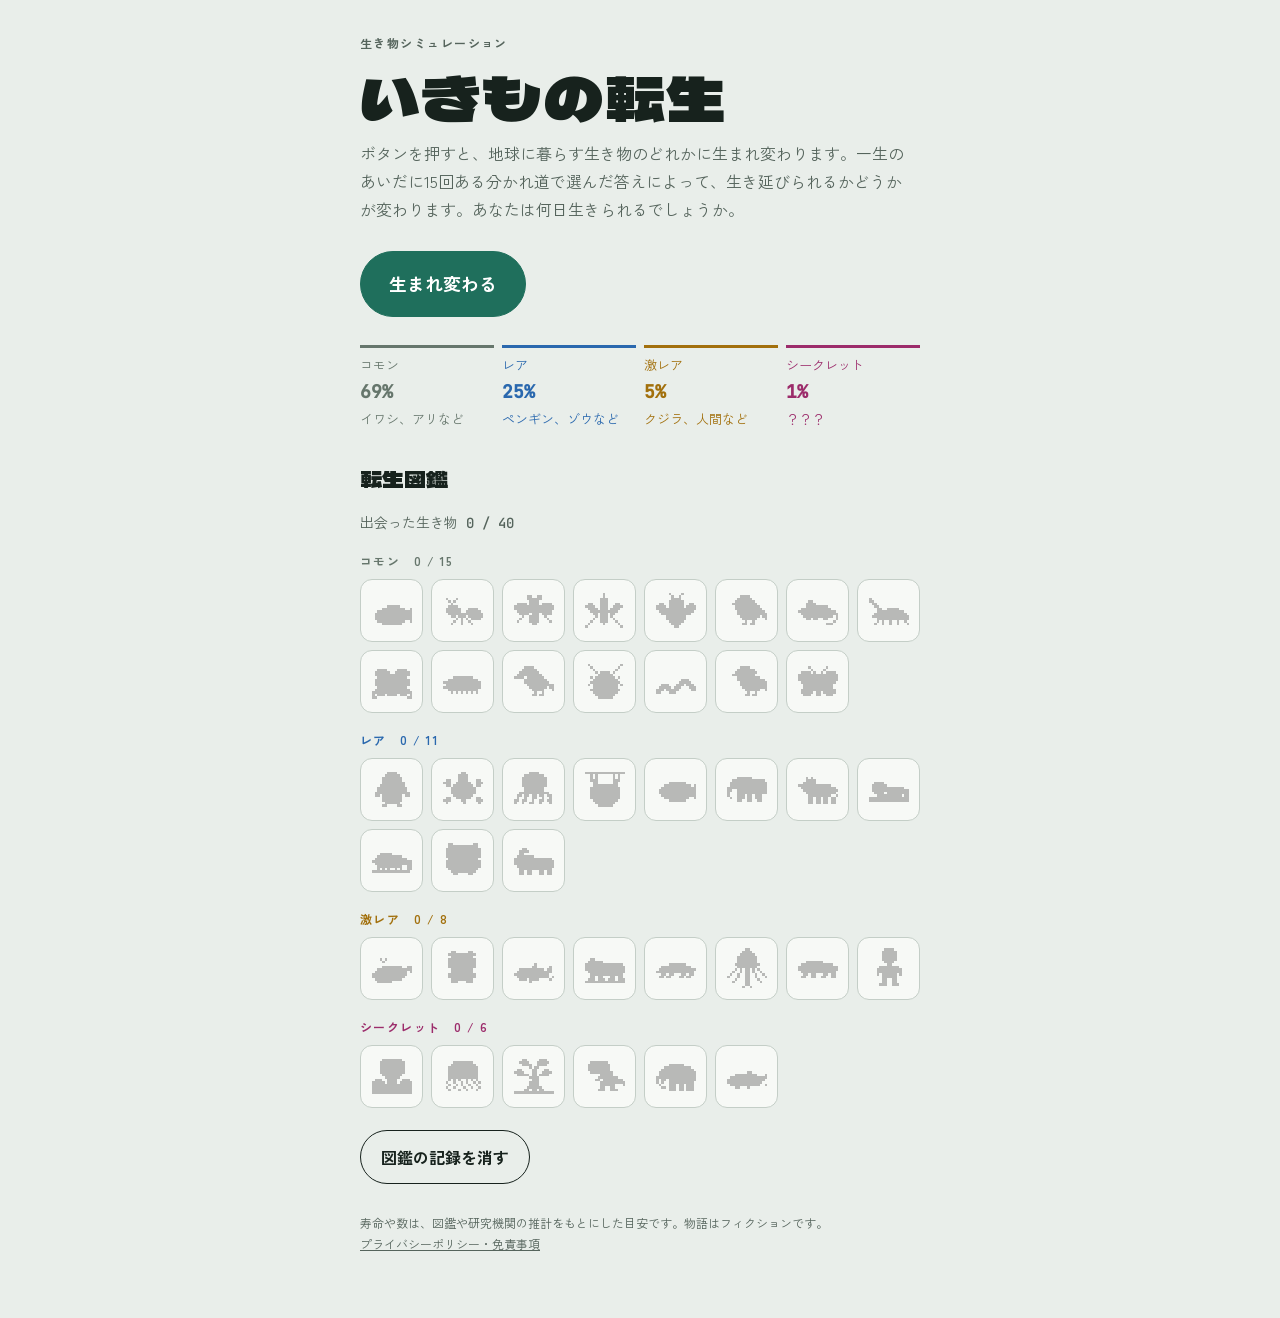
<file: index.html>
<!doctype html>
<html lang="ja">
<head>
<meta charset="utf-8">
<meta name="viewport" content="width=device-width, initial-scale=1, viewport-fit=cover">
<meta http-equiv="Content-Security-Policy" content="default-src 'none'; script-src 'self'; style-src 'self'; font-src 'self'; img-src 'self' data:; base-uri 'none'; form-action 'none'">
<meta name="referrer" content="strict-origin-when-cross-origin">
<title>いきもの転生｜生き物に生まれ変わる人生シミュレーション</title>
<meta name="description" content="ボタンを押すと、イワシやペンギン、恐竜まで40種類の生き物にランダムで生まれ変わり、15の分かれ道を選びながら一生を体験できる無料のシミュレーションゲーム。">
<link rel="canonical" href="https://so1-7ra.github.io/ikimono-tensei/">
<meta property="og:type" content="website">
<meta property="og:site_name" content="いきもの転生">
<meta property="og:title" content="いきもの転生｜生き物に生まれ変わる人生シミュレーション">
<meta property="og:description" content="40種類の生き物にランダムで生まれ変わって、15の分かれ道を生き抜こう。あなたは何日生きられる？">
<meta property="og:url" content="https://so1-7ra.github.io/ikimono-tensei/">
<meta property="og:image" content="https://so1-7ra.github.io/ikimono-tensei/assets/og.png">
<meta property="og:image:width" content="1200">
<meta property="og:image:height" content="630">
<meta property="og:locale" content="ja_JP">
<meta name="twitter:card" content="summary_large_image">
<link rel="stylesheet" href="assets/fonts.css">
<link rel="stylesheet" href="assets/style.css">
</head>
<body>
<main>
  <header>
    <span class="eyebrow">生き物シミュレーション</span>
    <h1>いきもの転生</h1>
    <p class="lead">ボタンを押すと、地球に暮らす生き物のどれかに生まれ変わります。一生のあいだに15回ある分かれ道で選んだ答えによって、生き延びられるかどうかが変わります。あなたは何日生きられるでしょうか。</p>
  </header>

  <div class="row"><button class="primary" id="go" type="button">生まれ変わる</button></div>

  <div class="odds" aria-label="出現率">
    <div class="t-common">コモン<b>69%</b>イワシ、アリなど</div>
    <div class="t-rare">レア<b>25%</b>ペンギン、ゾウなど</div>
    <div class="t-ssr">激レア<b>5%</b>クジラ、人間など</div>
    <div class="t-secret">シークレット<b>1%</b>？？？</div>
  </div>

  <section id="play" hidden>
    <div class="reveal" id="reveal"></div>
    <ol class="log" id="log"></ol>
    <div id="choice"></div>
  </section>

  <section id="result" hidden>
    <h2>この一生の記録</h2>
    <div class="label" id="label"></div>
    <div class="row">
      <a class="btn" id="share" href="#" target="_blank" rel="noopener noreferrer">Xでシェアする</a>
      <button type="button" id="copy">結果をコピー</button>
      <button type="button" id="again">もう一度生まれ変わる</button>
    </div>
    <p class="toast" id="toast" role="status"></p>
    <!-- アフィリエイト枠：本番では生き物ごとに図鑑・チケットなどのリンクを入れる -->
    <aside class="pr" id="pr">
      <span class="tag">PR枠（準備中）</span>
      <strong id="pr-title">この生き物をもっと知る</strong>
      <span>ここに、この生き物の図鑑や、会える水族館・動物園のチケットなどの紹介リンクが入ります。</span>
    </aside>
  </section>

  <section>
    <h2>転生図鑑</h2>
    <p class="zcount" id="zcount"></p>
    <div class="zukan" id="zukan"></div>
    <div class="row"><button type="button" id="reset">図鑑の記録を消す</button></div>
  </section>

  <footer>寿命や数は、図鑑や研究機関の推計をもとにした目安です。物語はフィクションです。<br><a href="privacy.html">プライバシーポリシー・免責事項</a></footer>
</main>

<script src="assets/data.js"></script>
<script src="assets/app.js"></script>
</body>
</html>
</file>
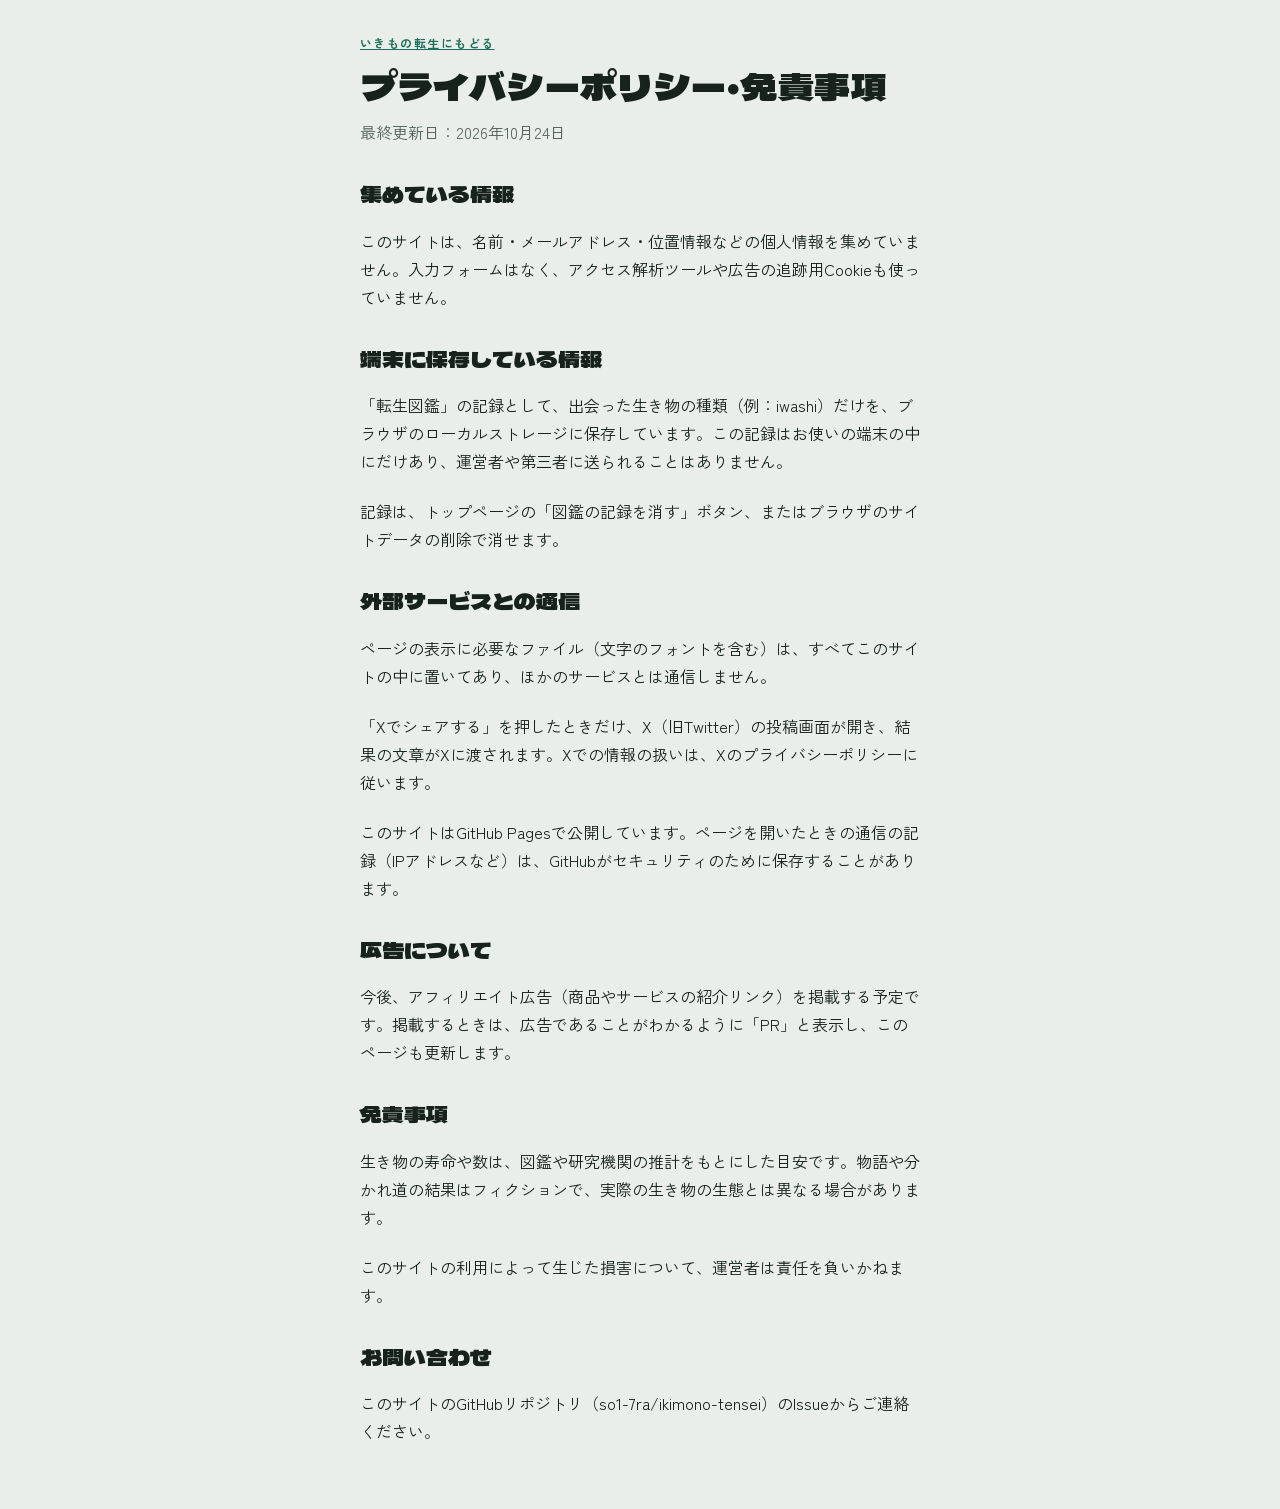
<file: privacy.html>
<!doctype html>
<html lang="ja">
<head>
<meta charset="utf-8">
<meta name="viewport" content="width=device-width, initial-scale=1, viewport-fit=cover">
<meta http-equiv="Content-Security-Policy" content="default-src 'none'; style-src 'self'; font-src 'self'; img-src 'self'; base-uri 'none'; form-action 'none'">
<meta name="referrer" content="strict-origin-when-cross-origin">
<title>プライバシーポリシー・免責事項 | いきもの転生</title>
<link rel="canonical" href="https://so1-7ra.github.io/ikimono-tensei/privacy.html">
<link rel="stylesheet" href="assets/fonts.css">
<link rel="stylesheet" href="assets/style.css">
</head>
<body>
<main class="doc">
  <header>
    <a class="eyebrow" href="./">いきもの転生にもどる</a>
    <h1 class="doc-title">プライバシーポリシー・免責事項</h1>
    <p class="lead">最終更新日：2026年10月24日</p>
  </header>

  <section>
    <h2>集めている情報</h2>
    <p>このサイトは、名前・メールアドレス・位置情報などの個人情報を集めていません。入力フォームはなく、アクセス解析ツールや広告の追跡用Cookieも使っていません。</p>
  </section>

  <section>
    <h2>端末に保存している情報</h2>
    <p>「転生図鑑」の記録として、出会った生き物の種類（例：iwashi）だけを、ブラウザのローカルストレージに保存しています。この記録はお使いの端末の中にだけあり、運営者や第三者に送られることはありません。</p>
    <p>記録は、トップページの「図鑑の記録を消す」ボタン、またはブラウザのサイトデータの削除で消せます。</p>
  </section>

  <section>
    <h2>外部サービスとの通信</h2>
    <p>ページの表示に必要なファイル（文字のフォントを含む）は、すべてこのサイトの中に置いてあり、ほかのサービスとは通信しません。</p>
    <p>「Xでシェアする」を押したときだけ、X（旧Twitter）の投稿画面が開き、結果の文章がXに渡されます。Xでの情報の扱いは、Xのプライバシーポリシーに従います。</p>
    <p>このサイトはGitHub Pagesで公開しています。ページを開いたときの通信の記録（IPアドレスなど）は、GitHubがセキュリティのために保存することがあります。</p>
  </section>

  <section>
    <h2>広告について</h2>
    <p>今後、アフィリエイト広告（商品やサービスの紹介リンク）を掲載する予定です。掲載するときは、広告であることがわかるように「PR」と表示し、このページも更新します。</p>
  </section>

  <section>
    <h2>免責事項</h2>
    <p>生き物の寿命や数は、図鑑や研究機関の推計をもとにした目安です。物語や分かれ道の結果はフィクションで、実際の生き物の生態とは異なる場合があります。</p>
    <p>このサイトの利用によって生じた損害について、運営者は責任を負いかねます。</p>
  </section>

  <section>
    <h2>お問い合わせ</h2>
    <p>このサイトのGitHubリポジトリ（so1-7ra/ikimono-tensei）のIssueからご連絡ください。</p>
  </section>
</main>
</body>
</html>
</file>
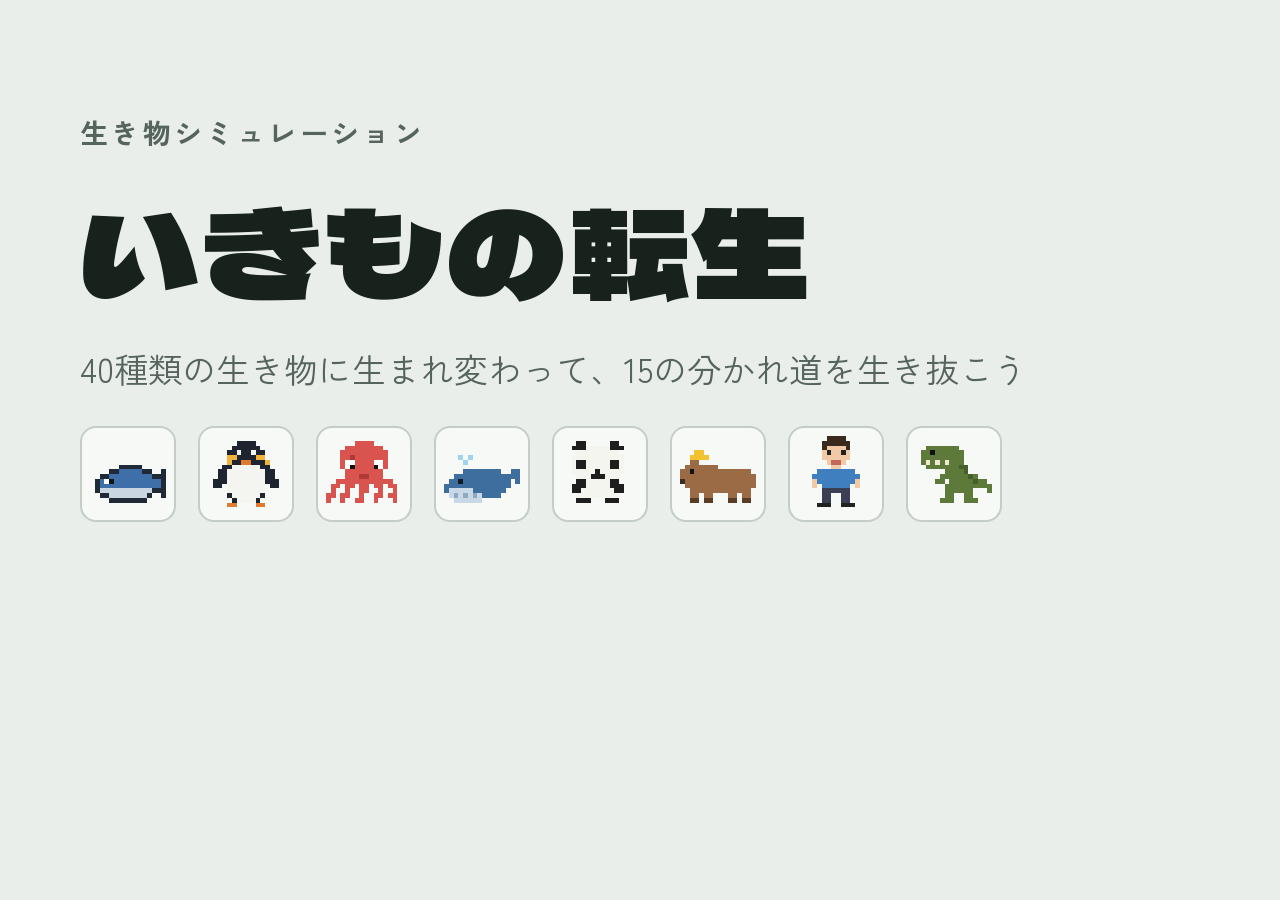
<file: tools/og.html>
<!doctype html>
<html lang="ja">
<head>
<meta charset="utf-8">
<link rel="stylesheet" href="../assets/fonts.css">
<link rel="stylesheet" href="../assets/style.css">
<style>
  html, body { width: 1200px; height: 630px; margin: 0; padding: 0; overflow: hidden; }
  body { background: var(--bg); display: flex; flex-direction: column; justify-content: center; gap: 28px; padding: 0 80px !important; }
  .og-eyebrow { font-size: 28px; letter-spacing: .12em; color: var(--muted); font-weight: 700; }
  .og-title { font-family: var(--font-display); font-size: 120px; line-height: 1.05; margin: 0; color: var(--ink); }
  .og-lead { font-size: 34px; color: var(--muted); margin: 0; }
  .og-row { display: flex; gap: 22px; }
  .og-row img { width: 96px; height: 96px; image-rendering: pixelated; background: var(--surface); border: 2px solid var(--line); border-radius: 16px; padding: 8px; }
</style>
</head>
<body>
  <span class="og-eyebrow">生き物シミュレーション</span>
  <h1 class="og-title">いきもの転生</h1>
  <p class="og-lead">40種類の生き物に生まれ変わって、15の分かれ道を生き抜こう</p>
  <div class="og-row" id="row"></div>
<script src="../assets/data.js"></script>
<script>
  // tools/make_og.js から使う、シェア画像のひな形
  const cv = document.createElement("canvas"); cv.width = cv.height = 16;
  ["iwashi", "penguin", "tako", "kujira", "panda", "kapibara", "hito", "trex"].forEach((id) => {
    const s = SPR[id], g = cv.getContext("2d"); g.clearRect(0, 0, 16, 16);
    const w = Math.max(...s.px.map((r) => r.length)), ox = Math.floor((16 - w) / 2), oy = Math.floor((16 - s.px.length) / 2);
    s.px.forEach((row, y) => [...row].forEach((ch, x) => { if (s.pal[ch]) { g.fillStyle = s.pal[ch]; g.fillRect(ox + x, oy + y, 1, 1); } }));
    const img = document.createElement("img"); img.src = cv.toDataURL(); img.alt = ""; document.getElementById("row").appendChild(img);
  });
</script>
</body>
</html>
</file>
<file: assets/fonts.css>
/* tools/build_fonts.py が自動で作るファイルです。手で編集しないでください。 */
@font-face {
  font-family: 'Dela Gothic One';
  font-style: normal;
  font-weight: 400;
  font-display: swap;
  src: url(fonts/dela-00-0.woff2) format('woff2');
  unicode-range: U+20-7e, U+b2, U+2026, U+2103, U+2192, U+3001-3002, U+3005, U+300c-300d, U+3010-3011, U+301c, U+3042, U+3044, U+3046, U+3048, U+304a-3071, U+3094, U+3099-309a;
}
@font-face {
  font-family: 'Dela Gothic One';
  font-style: normal;
  font-weight: 400;
  font-display: swap;
  src: url(fonts/dela-01-0.woff2) format('woff2');
  unicode-range: U+3072-3084, U+3086-308d, U+308f, U+3092-3093, U+3099-309a, U+30a1-30a4, U+30a6-30ed, U+30ef, U+30f3-30f4, U+30f7, U+30fb-30fc, U+4e00, U+4e03, U+4e07-4e0b, U+4e0d, U+4e16, U+4e18, U+4e21, U+4e26, U+4e2d, U+4e38, U+4e3b-4e3c, U+4e45, U+4e57, U+4e71, U+4e7e, U+4e88-4e89, U+4e8b-4e8c, U+4e95, U+4ea4, U+4eac, U+4eba, U+4eca-4ecb, U+4ed5, U+4ed8, U+4ee3, U+4ee5, U+4ef0, U+4ef2, U+4ef6, U+4efb, U+4f10-4f11, U+4f1a, U+4f1d;
}
@font-face {
  font-family: 'Dela Gothic One';
  font-style: normal;
  font-weight: 400;
  font-display: swap;
  src: url(fonts/dela-02-0.woff2) format('woff2');
  unicode-range: U+4f38, U+4f4d-4f4f, U+4f53, U+4f55, U+4f59, U+4f5c, U+4f7f, U+4f8b, U+4fc2, U+4fdd, U+4fe1, U+4fee, U+500b, U+5012, U+5019, U+5065, U+5074, U+5099, U+50b7, U+50cd, U+50cf, U+5104, U+5143, U+5148-5149, U+514d, U+5165, U+5168, U+516c-516d, U+5171, U+5177, U+5185, U+518d, U+5199, U+51ac, U+51b7, U+51cd, U+51e6, U+51fa, U+5206-5207, U+5217, U+521d, U+5225, U+5229, U+523a-523b, U+524a, U+524d, U+5264, U+5272, U+529b, U+529f-52a0, U+52a9, U+52b4, U+52b9, U+52c7, U+52d5, U+52dd, U+52e2, U+52e7, U+5302, U+5305, U+5316-5317, U+5339-533a, U+5341, U+5343, U+534a, U+5354, U+5357, U+535a, U+5360, U+5375, U+539a, U+539f, U+53bb, U+53c2, U+53cb, U+53cd-53ce, U+53d6-53d7, U+53e3-53e4, U+53f0, U+53f2-53f3, U+5408, U+540c-540d, U+5410-5411, U+541b, U+5420, U+542b, U+5438-5439, U+544a, U+5468, U+5473, U+547c-547d, U+548c, U+54b2, U+54c1, U+54e1, U+5531, U+5546, U+554f, U+559c, U+55b6, U+5668, U+5687, U+56de, U+56e0, U+56e3, U+56f0, U+56f2-56f3, U+56fa, U+56fd, U+5712, U+571f, U+5728, U+5730, U+5747, U+578b, U+57ce, U+57df, U+5806, U+5831, U+5834, U+5840, U+5854, U+5883, U+5897, U+589c, U+58a8, U+58c1, U+58eb, U+58f0, U+58f2, U+5909, U+590f;
}
@font-face {
  font-family: 'Dela Gothic One';
  font-style: normal;
  font-weight: 400;
  font-display: swap;
  src: url(fonts/dela-03-0.woff2) format('woff2');
  unicode-range: U+5915-5916, U+591a, U+591c, U+5922, U+5927, U+5929-592b, U+5931, U+5947, U+5965, U+5973, U+597d, U+59b9, U+59c9, U+59cb, U+59ff, U+5a01, U+5a66, U+5acc, U+5b50, U+5b57-5b58, U+5b63, U+5b66, U+5b6b, U+5b88-5b89, U+5b9a, U+5b9f, U+5ba2, U+5bb3, U+5bb6, U+5bbf, U+5bc4, U+5bc6, U+5bd2, U+5bdd, U+5bdf, U+5bfe-5bff, U+5c04, U+5c0e-5c0f, U+5c11, U+5c3d-5c3e, U+5c45, U+5c48, U+5c4a-5c4b, U+5c5e, U+5c71, U+5ca9, U+5cb8, U+5cf6, U+5d29, U+5d50, U+5ddd, U+5de3, U+5de5-5de6, U+5de8, U+5dee, U+5dfb, U+5e02-5e03, U+5e2b, U+5e2f-5e30, U+5e72-5e74, U+5e78-5e79, U+5e7c, U+5e83, U+5e8a, U+5e95, U+5e97, U+5ea6-5ea7, U+5eab, U+5ead, U+5eb7, U+5ef6, U+5efa, U+5f15, U+5f31, U+5f35, U+5f37, U+5f3e, U+5f53, U+5f62, U+5f71, U+5f79, U+5f84-5f85, U+5f8c, U+5f93, U+5f97, U+5fa9, U+5fb4, U+5fc3, U+5fc5, U+5fcd, U+5fd8-5fd9, U+5feb, U+5ff5, U+601d, U+6025, U+6027, U+602a, U+604b, U+6050, U+606f, U+6075, U+60aa, U+60b2, U+60bc, U+60c5, U+610f, U+611b, U+611f, U+614b, U+614e, U+6162-6163, U+6210-6211, U+6226, U+6238, U+623b, U+6240, U+624b, U+6253, U+6255, U+6271, U+6295, U+6297-6298, U+629c, U+629e, U+62b1, U+62b5, U+62bc, U+62cd, U+62db;
}
@font-face {
  font-family: 'Dela Gothic One';
  font-style: normal;
  font-weight: 400;
  font-display: swap;
  src: url(fonts/dela-04-0.woff2) format('woff2');
  unicode-range: U+62fe, U+6301, U+6307, U+6311, U+631f, U+632f, U+6355, U+6368, U+6383, U+6392, U+6398, U+639b, U+63a1-63a2, U+63a5, U+63a8, U+63b2, U+63fa, U+640d, U+643a, U+6483, U+64a4, U+64ae, U+64ec, U+652f, U+653b, U+653e, U+6545, U+6557, U+6559, U+6570, U+6575, U+6587, U+6589, U+6599, U+659c, U+65ad, U+65b0, U+65b9, U+65c5, U+65cf, U+65e5, U+65e7, U+65e9, U+6607, U+660e, U+6614, U+661f-6620, U+6625, U+663c, U+6642, U+6669, U+666f, U+6674, U+6691, U+6696-6697, U+66ae, U+66b4, U+66f2, U+66f4, U+66f8, U+66ff-6700, U+6708-6709, U+670d, U+671d, U+671f, U+6728, U+672a-672c, U+6751, U+6765, U+676d, U+676f, U+6771, U+677e, U+6790, U+6797, U+679c-679d, U+67a0, U+67af, U+67b6, U+67d3, U+67f1, U+67fb, U+6804, U+6839, U+68d2, U+68ee, U+68fa, U+690d-690e, U+6912, U+691c, U+696d, U+6975, U+697d, U+69cd, U+69d8, U+69fd, U+6a19, U+6a2a, U+6a39, U+6a4b, U+6a5f, U+6b21, U+6b4c, U+6b62-6b63, U+6b69, U+6b6f, U+6b73, U+6b7b, U+6b8b, U+6b96, U+6bb4-6bb5, U+6bba-6bbb, U+6bcd-6bce, U+6bd2, U+6bdb, U+6c11, U+6c17, U+6c34, U+6c37-6c38, U+6c42, U+6c5a, U+6c5f-6c60, U+6c7a, U+6c88, U+6c96, U+6cb3, U+6cb9, U+6cbb-6cbc, U+6cbf, U+6cc1, U+6cc9, U+6cd5, U+6ce1-6ce2;
}
@font-face {
  font-family: 'Dela Gothic One';
  font-style: normal;
  font-weight: 400;
  font-display: swap;
  src: url(fonts/dela-05-0.woff2) format('woff2');
  unicode-range: U+6ce3, U+6ce5, U+6ce8, U+6cf3, U+6d0b, U+6d1e, U+6d2a, U+6d3b, U+6d3e, U+6d41, U+6d45, U+6d5c, U+6d6e, U+6d74, U+6d77, U+6d88, U+6db2, U+6dbc, U+6df1, U+6e08, U+6e1b, U+6e21, U+6e26, U+6e29, U+6e2c, U+6e2f, U+6e6f, U+6e7e-6e80, U+6e96, U+6eb6, U+6ec5, U+6ed1, U+6f01-6f02, U+6f5c, U+6f6e, U+6fc0, U+702c, U+706b, U+706f-7070, U+708a, U+70b9, U+711a, U+7121, U+7136, U+713c, U+7159, U+7167, U+719f, U+71b1, U+71c3, U+71e5, U+71fb, U+7236, U+7247, U+7259, U+725b, U+7267, U+7269, U+7272, U+7279, U+72a0, U+72ac, U+72b6, U+72d9, U+72e9, U+72ec-72ed, U+731f, U+7363, U+7372, U+7387, U+738b, U+73fe, U+7403, U+7406, U+74b0, U+7518, U+751f, U+7523, U+7528, U+7530-7532, U+753a-753b, U+754c, U+7551, U+756a, U+7570, U+75b2, U+75c5, U+75c7, U+75db, U+7642, U+767a-767b, U+767d-767e, U+7684, U+76ae, U+76bf, U+76d7, U+76e3-76e4, U+76ee, U+76f4, U+76f8, U+7701, U+770b, U+771f-7720, U+7737, U+7740, U+77ac, U+77e5, U+77f3, U+7802, U+7814-7815, U+7834, U+786c, U+78ba, U+78c1, U+7901, U+793a, U+7956, U+79cb, U+79d8, U+79fb, U+7a2e, U+7a32, U+7a3f, U+7a42, U+7a4d, U+7a4f, U+7a6b, U+7a74, U+7a76, U+7a7a, U+7a81, U+7a93, U+7acb, U+7adc, U+7ae0, U+7aef, U+7af9;
}
@font-face {
  font-family: 'Dela Gothic One';
  font-style: normal;
  font-weight: 400;
  font-display: swap;
  src: url(fonts/dela-06-0.woff2) format('woff2');
  unicode-range: U+7b11, U+7b2c, U+7b54, U+7ba1, U+7bb1, U+7bc0, U+7c73, U+7c89, U+7c92, U+7c98, U+7cbe, U+7cd6, U+7cf8, U+7d04, U+7d0d, U+7d19-7d1a, U+7d20, U+7d2b, U+7d30, U+7d39, U+7d42, U+7d50, U+7d61, U+7d75-7d76, U+7d99-7d9a, U+7db2, U+7dd1-7dd2, U+7dda, U+7df4, U+7e04, U+7e41, U+7f60, U+7f6e, U+7f85, U+7f8a, U+7fa4, U+7fbd, U+7fcc, U+7fd2, U+8001, U+8003, U+8005, U+8010, U+8015, U+8033, U+8056, U+805e, U+8089, U+80a2, U+80a5, U+80aa, U+80b2, U+80ba, U+80c3, U+80cc, U+80f8, U+80fd, U+8102, U+8107, U+810a, U+8131, U+8150, U+8155, U+8179, U+81d3, U+81ea, U+820c, U+8210, U+8239, U+8266, U+826f, U+8272, U+82b1, U+82bd, U+82e5-82e6, U+8302, U+830e, U+8336, U+8349, U+8352, U+83cc, U+83d3, U+83dc, U+843d, U+8449, U+84b8, U+8535, U+8584, U+85ac, U+85fb, U+866b, U+868a, U+8702, U+8840, U+884c, U+8857, U+885d, U+8868, U+888b, U+88c5, U+88cf, U+8972, U+897f, U+8981, U+898b, U+8996, U+899a, U+89aa, U+89b3, U+89d2, U+89e3, U+89e6, U+8a00, U+8a08, U+8a17-8a18, U+8a2d, U+8a3a, U+8a3c, U+8a66, U+8a71, U+8a95, U+8a98, U+8a9e, U+8aac, U+8ab0, U+8abf, U+8ad6, U+8b66, U+8b70, U+8b72, U+8b77, U+8c37, U+8c61, U+8c9d, U+8ca0, U+8cac, U+8caf, U+8cde, U+8ce2, U+8d64, U+8d70, U+8d77, U+8d85, U+8d8a;
}
@font-face {
  font-family: 'Dela Gothic One';
  font-style: normal;
  font-weight: 400;
  font-display: swap;
  src: url(fonts/dela-07-0.woff2) format('woff2');
  unicode-range: U+8da3, U+8db3, U+8ddd, U+8de1, U+8def, U+8e0f, U+8e74, U+8e8d, U+8eab, U+8eca, U+8ed2, U+8ee2, U+8efd, U+8f09, U+8f29-8f2a, U+8fb2, U+8fba, U+8fce, U+8fd1, U+8fd4, U+8feb, U+8ff7, U+8ffd, U+9000-9001, U+9003, U+900f, U+9014, U+901a, U+901f, U+9023, U+9031-9032, U+9045, U+904a-904b, U+904e, U+9053, U+9055, U+9060, U+9069, U+9078, U+907f, U+9084, U+90aa, U+90e8, U+90fd, U+914d, U+9154, U+9178, U+91cc-91cf, U+91d1, U+91dd, U+91e3, U+920d, U+9262, U+9280, U+9283, U+9332, U+935b, U+9396, U+93e1, U+9451, U+9577, U+9580, U+9589, U+958b, U+9593, U+95a2, U+95c7, U+964d, U+9650, U+9662-9664, U+9670, U+9678, U+967d, U+968a, U+9695, U+969b, U+96a0, U+96a3, U+96c6, U+96e2-96e3, U+96e8, U+96ea, U+96f7, U+96fb, U+970a, U+971c, U+9727, U+9732, U+9752, U+9759, U+9762, U+97f3, U+97ff, U+9805-9806, U+9811, U+982d, U+983c, U+984c, U+9854, U+985e, U+98a8, U+98db, U+98df, U+98e2, U+98f2, U+98fc-98fe, U+990a, U+9928, U+9996, U+9999, U+99c5-99c6, U+9a13, U+9a5a, U+9aa8, U+9ad8, U+9aea, U+9b3c, U+9b5a, U+9bae, U+9ce5, U+9ce9, U+9cf4, U+9ebb, U+9ed2, U+9f20, U+9f3b, U+9f62, U+ff01, U+ff08-ff09, U+ff1a, U+ff1f, U+ff5c;
}
@font-face {
  font-family: 'Zen Kaku Gothic New';
  font-style: normal;
  font-weight: 400;
  font-display: swap;
  src: url(fonts/zenkaku-400-00-0.woff2) format('woff2');
  unicode-range: U+20-7e, U+b2, U+2026, U+2103, U+2192, U+3001-3002, U+3005, U+300c-300d, U+3010-3011, U+301c, U+3042, U+3044, U+3046, U+3048, U+304a-3071, U+3094, U+3099-309a;
}
@font-face {
  font-family: 'Zen Kaku Gothic New';
  font-style: normal;
  font-weight: 400;
  font-display: swap;
  src: url(fonts/zenkaku-400-01-0.woff2) format('woff2');
  unicode-range: U+3072-3084, U+3086-308d, U+308f, U+3092-3093, U+3099-309a, U+30a1-30a4, U+30a6-30ed, U+30ef, U+30f3-30f4, U+30f7, U+30fb-30fc, U+4e00, U+4e03, U+4e07-4e0b, U+4e0d, U+4e16, U+4e18, U+4e21, U+4e26, U+4e2d, U+4e38, U+4e3b-4e3c, U+4e45, U+4e57, U+4e71, U+4e7e, U+4e88-4e89, U+4e8b-4e8c, U+4e95, U+4ea4, U+4eac, U+4eba, U+4eca-4ecb, U+4ed5, U+4ed8, U+4ee3, U+4ee5, U+4ef0, U+4ef2, U+4ef6, U+4efb, U+4f10-4f11, U+4f1a, U+4f1d;
}
@font-face {
  font-family: 'Zen Kaku Gothic New';
  font-style: normal;
  font-weight: 400;
  font-display: swap;
  src: url(fonts/zenkaku-400-02-0.woff2) format('woff2');
  unicode-range: U+4f38, U+4f4d-4f4f, U+4f53, U+4f55, U+4f59, U+4f5c, U+4f7f, U+4f8b, U+4fc2, U+4fdd, U+4fe1, U+4fee, U+500b, U+5012, U+5019, U+5065, U+5074, U+5099, U+50b7, U+50cd, U+50cf, U+5104, U+5143, U+5148-5149, U+514d, U+5165, U+5168, U+516c-516d, U+5171, U+5177, U+5185, U+518d, U+5199, U+51ac, U+51b7, U+51cd, U+51e6, U+51fa, U+5206-5207, U+5217, U+521d, U+5225, U+5229, U+523a-523b, U+524a, U+524d, U+5264, U+5272, U+529b, U+529f-52a0, U+52a9, U+52b4, U+52b9, U+52c7, U+52d5, U+52dd, U+52e2, U+52e7, U+5302, U+5305, U+5316-5317, U+5339-533a, U+5341, U+5343, U+534a, U+5354, U+5357, U+535a, U+5360, U+5375, U+539a, U+539f, U+53bb, U+53c2, U+53cb, U+53cd-53ce, U+53d6-53d7, U+53e3-53e4, U+53f0, U+53f2-53f3, U+5408, U+540c-540d, U+5410-5411, U+541b, U+5420, U+542b, U+5438-5439, U+544a, U+5468, U+5473, U+547c-547d, U+548c, U+54b2, U+54c1, U+54e1, U+5531, U+5546, U+554f, U+559c, U+55b6, U+5668, U+5687, U+56de, U+56e0, U+56e3, U+56f0, U+56f2-56f3, U+56fa, U+56fd, U+5712, U+571f, U+5728, U+5730, U+5747, U+578b, U+57ce, U+57df, U+5806, U+5831, U+5834, U+5840, U+5854, U+5883, U+5897, U+589c, U+58a8, U+58c1, U+58eb, U+58f0, U+58f2, U+5909, U+590f;
}
@font-face {
  font-family: 'Zen Kaku Gothic New';
  font-style: normal;
  font-weight: 400;
  font-display: swap;
  src: url(fonts/zenkaku-400-03-0.woff2) format('woff2');
  unicode-range: U+5915-5916, U+591a, U+591c, U+5922, U+5927, U+5929-592b, U+5931, U+5947, U+5965, U+5973, U+597d, U+59b9, U+59c9, U+59cb, U+59ff, U+5a01, U+5a66, U+5acc, U+5b50, U+5b57-5b58, U+5b63, U+5b66, U+5b6b, U+5b88-5b89, U+5b9a, U+5b9f, U+5ba2, U+5bb3, U+5bb6, U+5bbf, U+5bc4, U+5bc6, U+5bd2, U+5bdd, U+5bdf, U+5bfe-5bff, U+5c04, U+5c0e-5c0f, U+5c11, U+5c3d-5c3e, U+5c45, U+5c48, U+5c4a-5c4b, U+5c5e, U+5c71, U+5ca9, U+5cb8, U+5cf6, U+5d29, U+5d50, U+5ddd, U+5de3, U+5de5-5de6, U+5de8, U+5dee, U+5dfb, U+5e02-5e03, U+5e2b, U+5e2f-5e30, U+5e72-5e74, U+5e78-5e79, U+5e7c, U+5e83, U+5e8a, U+5e95, U+5e97, U+5ea6-5ea7, U+5eab, U+5ead, U+5eb7, U+5ef6, U+5efa, U+5f15, U+5f31, U+5f35, U+5f37, U+5f3e, U+5f53, U+5f62, U+5f71, U+5f79, U+5f84-5f85, U+5f8c, U+5f93, U+5f97, U+5fa9, U+5fb4, U+5fc3, U+5fc5, U+5fcd, U+5fd8-5fd9, U+5feb, U+5ff5, U+601d, U+6025, U+6027, U+602a, U+604b, U+6050, U+606f, U+6075, U+60aa, U+60b2, U+60bc, U+60c5, U+610f, U+611b, U+611f, U+614b, U+614e, U+6162-6163, U+6210-6211, U+6226, U+6238, U+623b, U+6240, U+624b, U+6253, U+6255, U+6271, U+6295, U+6297-6298, U+629c, U+629e, U+62b1, U+62b5, U+62bc, U+62cd, U+62db;
}
@font-face {
  font-family: 'Zen Kaku Gothic New';
  font-style: normal;
  font-weight: 400;
  font-display: swap;
  src: url(fonts/zenkaku-400-04-0.woff2) format('woff2');
  unicode-range: U+62fe, U+6301, U+6307, U+6311, U+631f, U+632f, U+6355, U+6368, U+6383, U+6392, U+6398, U+639b, U+63a1-63a2, U+63a5, U+63a8, U+63b2, U+63fa, U+640d, U+643a, U+6483, U+64a4, U+64ae, U+64ec, U+652f, U+653b, U+653e, U+6545, U+6557, U+6559, U+6570, U+6575, U+6587, U+6589, U+6599, U+659c, U+65ad, U+65b0, U+65b9, U+65c5, U+65cf, U+65e5, U+65e7, U+65e9, U+6607, U+660e, U+6614, U+661f-6620, U+6625, U+663c, U+6642, U+6669, U+666f, U+6674, U+6691, U+6696-6697, U+66ae, U+66b4, U+66f2, U+66f4, U+66f8, U+66ff-6700, U+6708-6709, U+670d, U+671d, U+671f, U+6728, U+672a-672c, U+6751, U+6765, U+676d, U+676f, U+6771, U+677e, U+6790, U+6797, U+679c-679d, U+67a0, U+67af, U+67b6, U+67d3, U+67f1, U+67fb, U+6804, U+6839, U+68d2, U+68ee, U+68fa, U+690d-690e, U+6912, U+691c, U+696d, U+6975, U+697d, U+69cd, U+69d8, U+69fd, U+6a19, U+6a2a, U+6a39, U+6a4b, U+6a5f, U+6b21, U+6b4c, U+6b62-6b63, U+6b69, U+6b6f, U+6b73, U+6b7b, U+6b8b, U+6b96, U+6bb4-6bb5, U+6bba-6bbb, U+6bcd-6bce, U+6bd2, U+6bdb, U+6c11, U+6c17, U+6c34, U+6c37-6c38, U+6c42, U+6c5a, U+6c5f-6c60, U+6c7a, U+6c88, U+6c96, U+6cb3, U+6cb9, U+6cbb-6cbc, U+6cbf, U+6cc1, U+6cc9, U+6cd5, U+6ce1-6ce2;
}
@font-face {
  font-family: 'Zen Kaku Gothic New';
  font-style: normal;
  font-weight: 400;
  font-display: swap;
  src: url(fonts/zenkaku-400-05-0.woff2) format('woff2');
  unicode-range: U+6ce3, U+6ce5, U+6ce8, U+6cf3, U+6d0b, U+6d1e, U+6d2a, U+6d3b, U+6d3e, U+6d41, U+6d45, U+6d5c, U+6d6e, U+6d74, U+6d77, U+6d88, U+6db2, U+6dbc, U+6df1, U+6e08, U+6e1b, U+6e21, U+6e26, U+6e29, U+6e2c, U+6e2f, U+6e6f, U+6e7e-6e80, U+6e96, U+6eb6, U+6ec5, U+6ed1, U+6f01-6f02, U+6f5c, U+6f6e, U+6fc0, U+702c, U+706b, U+706f-7070, U+708a, U+70b9, U+711a, U+7121, U+7136, U+713c, U+7159, U+7167, U+719f, U+71b1, U+71c3, U+71e5, U+71fb, U+7236, U+7247, U+7259, U+725b, U+7267, U+7269, U+7272, U+7279, U+72a0, U+72ac, U+72b6, U+72d9, U+72e9, U+72ec-72ed, U+731f, U+7363, U+7372, U+7387, U+738b, U+73fe, U+7403, U+7406, U+74b0, U+7518, U+751f, U+7523, U+7528, U+7530-7532, U+753a-753b, U+754c, U+7551, U+756a, U+7570, U+75b2, U+75c5, U+75c7, U+75db, U+7642, U+767a-767b, U+767d-767e, U+7684, U+76ae, U+76bf, U+76d7, U+76e3-76e4, U+76ee, U+76f4, U+76f8, U+7701, U+770b, U+771f-7720, U+7737, U+7740, U+77ac, U+77e5, U+77f3, U+7802, U+7814-7815, U+7834, U+786c, U+78ba, U+78c1, U+7901, U+793a, U+7956, U+79cb, U+79d8, U+79fb, U+7a2e, U+7a32, U+7a3f, U+7a42, U+7a4d, U+7a4f, U+7a6b, U+7a74, U+7a76, U+7a7a, U+7a81, U+7a93, U+7acb, U+7adc, U+7ae0, U+7aef, U+7af9;
}
@font-face {
  font-family: 'Zen Kaku Gothic New';
  font-style: normal;
  font-weight: 400;
  font-display: swap;
  src: url(fonts/zenkaku-400-06-0.woff2) format('woff2');
  unicode-range: U+7b11, U+7b2c, U+7b54, U+7ba1, U+7bb1, U+7bc0, U+7c73, U+7c89, U+7c92, U+7c98, U+7cbe, U+7cd6, U+7cf8, U+7d04, U+7d0d, U+7d19-7d1a, U+7d20, U+7d2b, U+7d30, U+7d39, U+7d42, U+7d50, U+7d61, U+7d75-7d76, U+7d99-7d9a, U+7db2, U+7dd1-7dd2, U+7dda, U+7df4, U+7e04, U+7e41, U+7f60, U+7f6e, U+7f85, U+7f8a, U+7fa4, U+7fbd, U+7fcc, U+7fd2, U+8001, U+8003, U+8005, U+8010, U+8015, U+8033, U+8056, U+805e, U+8089, U+80a2, U+80a5, U+80aa, U+80b2, U+80ba, U+80c3, U+80cc, U+80f8, U+80fd, U+8102, U+8107, U+810a, U+8131, U+8150, U+8155, U+8179, U+81d3, U+81ea, U+820c, U+8210, U+8239, U+8266, U+826f, U+8272, U+82b1, U+82bd, U+82e5-82e6, U+8302, U+830e, U+8336, U+8349, U+8352, U+83cc, U+83d3, U+83dc, U+843d, U+8449, U+84b8, U+8535, U+8584, U+85ac, U+85fb, U+866b, U+868a, U+8702, U+8840, U+884c, U+8857, U+885d, U+8868, U+888b, U+88c5, U+88cf, U+8972, U+897f, U+8981, U+898b, U+8996, U+899a, U+89aa, U+89b3, U+89d2, U+89e3, U+89e6, U+8a00, U+8a08, U+8a17-8a18, U+8a2d, U+8a3a, U+8a3c, U+8a66, U+8a71, U+8a95, U+8a98, U+8a9e, U+8aac, U+8ab0, U+8abf, U+8ad6, U+8b66, U+8b70, U+8b72, U+8b77, U+8c37, U+8c61, U+8c9d, U+8ca0, U+8cac, U+8caf, U+8cde, U+8ce2, U+8d64, U+8d70, U+8d77, U+8d85, U+8d8a;
}
@font-face {
  font-family: 'Zen Kaku Gothic New';
  font-style: normal;
  font-weight: 400;
  font-display: swap;
  src: url(fonts/zenkaku-400-07-0.woff2) format('woff2');
  unicode-range: U+8da3, U+8db3, U+8ddd, U+8de1, U+8def, U+8e0f, U+8e74, U+8e8d, U+8eab, U+8eca, U+8ed2, U+8ee2, U+8efd, U+8f09, U+8f29-8f2a, U+8fb2, U+8fba, U+8fce, U+8fd1, U+8fd4, U+8feb, U+8ff7, U+8ffd, U+9000-9001, U+9003, U+900f, U+9014, U+901a, U+901f, U+9023, U+9031-9032, U+9045, U+904a-904b, U+904e, U+9053, U+9055, U+9060, U+9069, U+9078, U+907f, U+9084, U+90aa, U+90e8, U+90fd, U+914d, U+9154, U+9178, U+91cc-91cf, U+91d1, U+91dd, U+91e3, U+920d, U+9262, U+9280, U+9283, U+9332, U+935b, U+9396, U+93e1, U+9451, U+9577, U+9580, U+9589, U+958b, U+9593, U+95a2, U+95c7, U+964d, U+9650, U+9662-9664, U+9670, U+9678, U+967d, U+968a, U+9695, U+969b, U+96a0, U+96a3, U+96c6, U+96e2-96e3, U+96e8, U+96ea, U+96f7, U+96fb, U+970a, U+971c, U+9727, U+9732, U+9752, U+9759, U+9762, U+97f3, U+97ff, U+9805-9806, U+9811, U+982d, U+983c, U+984c, U+9854, U+985e, U+98a8, U+98db, U+98df, U+98e2, U+98f2, U+98fc-98fe, U+990a, U+9928, U+9996, U+9999, U+99c5-99c6, U+9a13, U+9a5a, U+9aa8, U+9ad8, U+9aea, U+9b3c, U+9b5a, U+9bae, U+9ce5, U+9ce9, U+9cf4, U+9ebb, U+9ed2, U+9f20, U+9f3b, U+9f62, U+ff01, U+ff08-ff09, U+ff1a, U+ff1f, U+ff5c;
}
@font-face {
  font-family: 'Zen Kaku Gothic New';
  font-style: normal;
  font-weight: 700;
  font-display: swap;
  src: url(fonts/zenkaku-700-00-0.woff2) format('woff2');
  unicode-range: U+20-7e, U+b2, U+2026, U+2103, U+2192, U+3001-3002, U+3005, U+300c-300d, U+3010-3011, U+301c, U+3042, U+3044, U+3046, U+3048, U+304a-3071, U+3094, U+3099-309a;
}
@font-face {
  font-family: 'Zen Kaku Gothic New';
  font-style: normal;
  font-weight: 700;
  font-display: swap;
  src: url(fonts/zenkaku-700-01-0.woff2) format('woff2');
  unicode-range: U+3072-3084, U+3086-308d, U+308f, U+3092-3093, U+3099-309a, U+30a1-30a4, U+30a6-30ed, U+30ef, U+30f3-30f4, U+30f7, U+30fb-30fc, U+4e00, U+4e03, U+4e07-4e0b, U+4e0d, U+4e16, U+4e18, U+4e21, U+4e26, U+4e2d, U+4e38, U+4e3b-4e3c, U+4e45, U+4e57, U+4e71, U+4e7e, U+4e88-4e89, U+4e8b-4e8c, U+4e95, U+4ea4, U+4eac, U+4eba, U+4eca-4ecb, U+4ed5, U+4ed8, U+4ee3, U+4ee5, U+4ef0, U+4ef2, U+4ef6, U+4efb, U+4f10-4f11, U+4f1a, U+4f1d;
}
@font-face {
  font-family: 'Zen Kaku Gothic New';
  font-style: normal;
  font-weight: 700;
  font-display: swap;
  src: url(fonts/zenkaku-700-02-0.woff2) format('woff2');
  unicode-range: U+4f38, U+4f4d-4f4f, U+4f53, U+4f55, U+4f59, U+4f5c, U+4f7f, U+4f8b, U+4fc2, U+4fdd, U+4fe1, U+4fee, U+500b, U+5012, U+5019, U+5065, U+5074, U+5099, U+50b7, U+50cd, U+50cf, U+5104, U+5143, U+5148-5149, U+514d, U+5165, U+5168, U+516c-516d, U+5171, U+5177, U+5185, U+518d, U+5199, U+51ac, U+51b7, U+51cd, U+51e6, U+51fa, U+5206-5207, U+5217, U+521d, U+5225, U+5229, U+523a-523b, U+524a, U+524d, U+5264, U+5272, U+529b, U+529f-52a0, U+52a9, U+52b4, U+52b9, U+52c7, U+52d5, U+52dd, U+52e2, U+52e7, U+5302, U+5305, U+5316-5317, U+5339-533a, U+5341, U+5343, U+534a, U+5354, U+5357, U+535a, U+5360, U+5375, U+539a, U+539f, U+53bb, U+53c2, U+53cb, U+53cd-53ce, U+53d6-53d7, U+53e3-53e4, U+53f0, U+53f2-53f3, U+5408, U+540c-540d, U+5410-5411, U+541b, U+5420, U+542b, U+5438-5439, U+544a, U+5468, U+5473, U+547c-547d, U+548c, U+54b2, U+54c1, U+54e1, U+5531, U+5546, U+554f, U+559c, U+55b6, U+5668, U+5687, U+56de, U+56e0, U+56e3, U+56f0, U+56f2-56f3, U+56fa, U+56fd, U+5712, U+571f, U+5728, U+5730, U+5747, U+578b, U+57ce, U+57df, U+5806, U+5831, U+5834, U+5840, U+5854, U+5883, U+5897, U+589c, U+58a8, U+58c1, U+58eb, U+58f0, U+58f2, U+5909, U+590f;
}
@font-face {
  font-family: 'Zen Kaku Gothic New';
  font-style: normal;
  font-weight: 700;
  font-display: swap;
  src: url(fonts/zenkaku-700-03-0.woff2) format('woff2');
  unicode-range: U+5915-5916, U+591a, U+591c, U+5922, U+5927, U+5929-592b, U+5931, U+5947, U+5965, U+5973, U+597d, U+59b9, U+59c9, U+59cb, U+59ff, U+5a01, U+5a66, U+5acc, U+5b50, U+5b57-5b58, U+5b63, U+5b66, U+5b6b, U+5b88-5b89, U+5b9a, U+5b9f, U+5ba2, U+5bb3, U+5bb6, U+5bbf, U+5bc4, U+5bc6, U+5bd2, U+5bdd, U+5bdf, U+5bfe-5bff, U+5c04, U+5c0e-5c0f, U+5c11, U+5c3d-5c3e, U+5c45, U+5c48, U+5c4a-5c4b, U+5c5e, U+5c71, U+5ca9, U+5cb8, U+5cf6, U+5d29, U+5d50, U+5ddd, U+5de3, U+5de5-5de6, U+5de8, U+5dee, U+5dfb, U+5e02-5e03, U+5e2b, U+5e2f-5e30, U+5e72-5e74, U+5e78-5e79, U+5e7c, U+5e83, U+5e8a, U+5e95, U+5e97, U+5ea6-5ea7, U+5eab, U+5ead, U+5eb7, U+5ef6, U+5efa, U+5f15, U+5f31, U+5f35, U+5f37, U+5f3e, U+5f53, U+5f62, U+5f71, U+5f79, U+5f84-5f85, U+5f8c, U+5f93, U+5f97, U+5fa9, U+5fb4, U+5fc3, U+5fc5, U+5fcd, U+5fd8-5fd9, U+5feb, U+5ff5, U+601d, U+6025, U+6027, U+602a, U+604b, U+6050, U+606f, U+6075, U+60aa, U+60b2, U+60bc, U+60c5, U+610f, U+611b, U+611f, U+614b, U+614e, U+6162-6163, U+6210-6211, U+6226, U+6238, U+623b, U+6240, U+624b, U+6253, U+6255, U+6271, U+6295, U+6297-6298, U+629c, U+629e, U+62b1, U+62b5, U+62bc, U+62cd, U+62db;
}
@font-face {
  font-family: 'Zen Kaku Gothic New';
  font-style: normal;
  font-weight: 700;
  font-display: swap;
  src: url(fonts/zenkaku-700-04-0.woff2) format('woff2');
  unicode-range: U+62fe, U+6301, U+6307, U+6311, U+631f, U+632f, U+6355, U+6368, U+6383, U+6392, U+6398, U+639b, U+63a1-63a2, U+63a5, U+63a8, U+63b2, U+63fa, U+640d, U+643a, U+6483, U+64a4, U+64ae, U+64ec, U+652f, U+653b, U+653e, U+6545, U+6557, U+6559, U+6570, U+6575, U+6587, U+6589, U+6599, U+659c, U+65ad, U+65b0, U+65b9, U+65c5, U+65cf, U+65e5, U+65e7, U+65e9, U+6607, U+660e, U+6614, U+661f-6620, U+6625, U+663c, U+6642, U+6669, U+666f, U+6674, U+6691, U+6696-6697, U+66ae, U+66b4, U+66f2, U+66f4, U+66f8, U+66ff-6700, U+6708-6709, U+670d, U+671d, U+671f, U+6728, U+672a-672c, U+6751, U+6765, U+676d, U+676f, U+6771, U+677e, U+6790, U+6797, U+679c-679d, U+67a0, U+67af, U+67b6, U+67d3, U+67f1, U+67fb, U+6804, U+6839, U+68d2, U+68ee, U+68fa, U+690d-690e, U+6912, U+691c, U+696d, U+6975, U+697d, U+69cd, U+69d8, U+69fd, U+6a19, U+6a2a, U+6a39, U+6a4b, U+6a5f, U+6b21, U+6b4c, U+6b62-6b63, U+6b69, U+6b6f, U+6b73, U+6b7b, U+6b8b, U+6b96, U+6bb4-6bb5, U+6bba-6bbb, U+6bcd-6bce, U+6bd2, U+6bdb, U+6c11, U+6c17, U+6c34, U+6c37-6c38, U+6c42, U+6c5a, U+6c5f-6c60, U+6c7a, U+6c88, U+6c96, U+6cb3, U+6cb9, U+6cbb-6cbc, U+6cbf, U+6cc1, U+6cc9, U+6cd5, U+6ce1-6ce2;
}
@font-face {
  font-family: 'Zen Kaku Gothic New';
  font-style: normal;
  font-weight: 700;
  font-display: swap;
  src: url(fonts/zenkaku-700-05-0.woff2) format('woff2');
  unicode-range: U+6ce3, U+6ce5, U+6ce8, U+6cf3, U+6d0b, U+6d1e, U+6d2a, U+6d3b, U+6d3e, U+6d41, U+6d45, U+6d5c, U+6d6e, U+6d74, U+6d77, U+6d88, U+6db2, U+6dbc, U+6df1, U+6e08, U+6e1b, U+6e21, U+6e26, U+6e29, U+6e2c, U+6e2f, U+6e6f, U+6e7e-6e80, U+6e96, U+6eb6, U+6ec5, U+6ed1, U+6f01-6f02, U+6f5c, U+6f6e, U+6fc0, U+702c, U+706b, U+706f-7070, U+708a, U+70b9, U+711a, U+7121, U+7136, U+713c, U+7159, U+7167, U+719f, U+71b1, U+71c3, U+71e5, U+71fb, U+7236, U+7247, U+7259, U+725b, U+7267, U+7269, U+7272, U+7279, U+72a0, U+72ac, U+72b6, U+72d9, U+72e9, U+72ec-72ed, U+731f, U+7363, U+7372, U+7387, U+738b, U+73fe, U+7403, U+7406, U+74b0, U+7518, U+751f, U+7523, U+7528, U+7530-7532, U+753a-753b, U+754c, U+7551, U+756a, U+7570, U+75b2, U+75c5, U+75c7, U+75db, U+7642, U+767a-767b, U+767d-767e, U+7684, U+76ae, U+76bf, U+76d7, U+76e3-76e4, U+76ee, U+76f4, U+76f8, U+7701, U+770b, U+771f-7720, U+7737, U+7740, U+77ac, U+77e5, U+77f3, U+7802, U+7814-7815, U+7834, U+786c, U+78ba, U+78c1, U+7901, U+793a, U+7956, U+79cb, U+79d8, U+79fb, U+7a2e, U+7a32, U+7a3f, U+7a42, U+7a4d, U+7a4f, U+7a6b, U+7a74, U+7a76, U+7a7a, U+7a81, U+7a93, U+7acb, U+7adc, U+7ae0, U+7aef, U+7af9;
}
@font-face {
  font-family: 'Zen Kaku Gothic New';
  font-style: normal;
  font-weight: 700;
  font-display: swap;
  src: url(fonts/zenkaku-700-06-0.woff2) format('woff2');
  unicode-range: U+7b11, U+7b2c, U+7b54, U+7ba1, U+7bb1, U+7bc0, U+7c73, U+7c89, U+7c92, U+7c98, U+7cbe, U+7cd6, U+7cf8, U+7d04, U+7d0d, U+7d19-7d1a, U+7d20, U+7d2b, U+7d30, U+7d39, U+7d42, U+7d50, U+7d61, U+7d75-7d76, U+7d99-7d9a, U+7db2, U+7dd1-7dd2, U+7dda, U+7df4, U+7e04, U+7e41, U+7f60, U+7f6e, U+7f85, U+7f8a, U+7fa4, U+7fbd, U+7fcc, U+7fd2, U+8001, U+8003, U+8005, U+8010, U+8015, U+8033, U+8056, U+805e, U+8089, U+80a2, U+80a5, U+80aa, U+80b2, U+80ba, U+80c3, U+80cc, U+80f8, U+80fd, U+8102, U+8107, U+810a, U+8131, U+8150, U+8155, U+8179, U+81d3, U+81ea, U+820c, U+8210, U+8239, U+8266, U+826f, U+8272, U+82b1, U+82bd, U+82e5-82e6, U+8302, U+830e, U+8336, U+8349, U+8352, U+83cc, U+83d3, U+83dc, U+843d, U+8449, U+84b8, U+8535, U+8584, U+85ac, U+85fb, U+866b, U+868a, U+8702, U+8840, U+884c, U+8857, U+885d, U+8868, U+888b, U+88c5, U+88cf, U+8972, U+897f, U+8981, U+898b, U+8996, U+899a, U+89aa, U+89b3, U+89d2, U+89e3, U+89e6, U+8a00, U+8a08, U+8a17-8a18, U+8a2d, U+8a3a, U+8a3c, U+8a66, U+8a71, U+8a95, U+8a98, U+8a9e, U+8aac, U+8ab0, U+8abf, U+8ad6, U+8b66, U+8b70, U+8b72, U+8b77, U+8c37, U+8c61, U+8c9d, U+8ca0, U+8cac, U+8caf, U+8cde, U+8ce2, U+8d64, U+8d70, U+8d77, U+8d85, U+8d8a;
}
@font-face {
  font-family: 'Zen Kaku Gothic New';
  font-style: normal;
  font-weight: 700;
  font-display: swap;
  src: url(fonts/zenkaku-700-07-0.woff2) format('woff2');
  unicode-range: U+8da3, U+8db3, U+8ddd, U+8de1, U+8def, U+8e0f, U+8e74, U+8e8d, U+8eab, U+8eca, U+8ed2, U+8ee2, U+8efd, U+8f09, U+8f29-8f2a, U+8fb2, U+8fba, U+8fce, U+8fd1, U+8fd4, U+8feb, U+8ff7, U+8ffd, U+9000-9001, U+9003, U+900f, U+9014, U+901a, U+901f, U+9023, U+9031-9032, U+9045, U+904a-904b, U+904e, U+9053, U+9055, U+9060, U+9069, U+9078, U+907f, U+9084, U+90aa, U+90e8, U+90fd, U+914d, U+9154, U+9178, U+91cc-91cf, U+91d1, U+91dd, U+91e3, U+920d, U+9262, U+9280, U+9283, U+9332, U+935b, U+9396, U+93e1, U+9451, U+9577, U+9580, U+9589, U+958b, U+9593, U+95a2, U+95c7, U+964d, U+9650, U+9662-9664, U+9670, U+9678, U+967d, U+968a, U+9695, U+969b, U+96a0, U+96a3, U+96c6, U+96e2-96e3, U+96e8, U+96ea, U+96f7, U+96fb, U+970a, U+971c, U+9727, U+9732, U+9752, U+9759, U+9762, U+97f3, U+97ff, U+9805-9806, U+9811, U+982d, U+983c, U+984c, U+9854, U+985e, U+98a8, U+98db, U+98df, U+98e2, U+98f2, U+98fc-98fe, U+990a, U+9928, U+9996, U+9999, U+99c5-99c6, U+9a13, U+9a5a, U+9aa8, U+9ad8, U+9aea, U+9b3c, U+9b5a, U+9bae, U+9ce5, U+9ce9, U+9cf4, U+9ebb, U+9ed2, U+9f20, U+9f3b, U+9f62, U+ff01, U+ff08-ff09, U+ff1a, U+ff1f, U+ff5c;
}
@font-face {
  font-family: 'JetBrains Mono';
  font-style: normal;
  font-weight: 500;
  font-display: swap;
  src: url(fonts/jbmono-500-00-0.woff2) format('woff2');
  unicode-range: U+20-7e, U+b2;
}
@font-face {
  font-family: 'JetBrains Mono';
  font-style: italic;
  font-weight: 400;
  font-display: swap;
  src: url(fonts/jbmono-400i-00-0.woff2) format('woff2');
  unicode-range: U+20-7e, U+b2;
}
</file>
<file: assets/style.css>
/* いきもの転生：見た目 */
/* Layout: one narrow column like a field notebook; the result is a specimen label card. */
:root {
  --bg: #E9EEEA;
  --surface: #F7F9F6;
  --ink: #17221D;
  --muted: #55645C;
  --line: #C4CEC7;
  --accent: #1F6F5C;
  --accent-ink: #FFFFFF;
  --common: #66766C;
  --rare: #2A68AE;
  --ssr: #A2700D;
  --secret: #9C2C6B;
  --danger: #B0402E;
  --sil: brightness(0);
  --font-display: "Dela Gothic One", "Hiragino Sans", "Yu Gothic", sans-serif;
  --font-body: "Zen Kaku Gothic New", "Hiragino Sans", "Yu Gothic", "Meiryo", sans-serif;
  --font-mono: "JetBrains Mono", "Zen Kaku Gothic New", ui-monospace, "SFMono-Regular", Menlo, monospace;
}
@media (prefers-color-scheme: dark) {
  :root:not([data-theme="light"]) {
    --bg: #0F1512; --surface: #18211C; --ink: #E4ECE6; --muted: #9AAEA3; --line: #2E3D35;
    --accent: #5CC3A4; --accent-ink: #0B1A14; --common: #93A499; --rare: #84B5EF; --ssr: #E4B64C; --danger: #EA8B76; --secret: #F08BC0; --sil: brightness(0) invert(1);
    color-scheme: dark;
  }
}
:root[data-theme="dark"] {
  --bg: #0F1512; --surface: #18211C; --ink: #E4ECE6; --muted: #9AAEA3; --line: #2E3D35;
  --accent: #5CC3A4; --accent-ink: #0B1A14; --common: #93A499; --rare: #84B5EF; --ssr: #E4B64C; --danger: #EA8B76; --secret: #F08BC0; --sil: brightness(0) invert(1);
  color-scheme: dark;
}
* { box-sizing: border-box; }
html { padding-top: env(safe-area-inset-top, 0px); padding-bottom: env(safe-area-inset-bottom, 0px); }
body { margin: 0; }
img { max-width: 100%; }
[hidden] { display: none !important; }
body {
  background: var(--bg); color: var(--ink);
  font-family: var(--font-body); font-size: 16px; line-height: 1.75;
  padding-left: max(16px, env(safe-area-inset-left, 0px));
  padding-right: max(16px, env(safe-area-inset-right, 0px));
}
main { max-width: 560px; margin: 0 auto; padding-block: 32px 64px; display: flex; flex-direction: column; gap: 28px; }
h1, h2, h3 { margin: 0; text-wrap: balance; font-weight: 400; }
p { margin: 0; }
.eyebrow { font-size: 12px; letter-spacing: .12em; color: var(--muted); font-weight: 700; }
header { display: flex; flex-direction: column; gap: 10px; }
h1 { font-family: var(--font-display); font-size: clamp(40px, 12vw, 60px); line-height: 1.1; letter-spacing: .02em; }
.lead { color: var(--muted); max-width: 34em; }

button, .btn {
  font: inherit; font-weight: 700; cursor: pointer; border-radius: 999px;
  border: 1.5px solid var(--ink); background: transparent; color: var(--ink);
  padding: 12px 20px; text-decoration: none; display: inline-flex; align-items: center; justify-content: center; gap: 8px;
  transition: transform .12s ease, background-color .12s ease;
}
button:hover, .btn:hover { transform: translateY(-1px); }
button:focus-visible, .btn:focus-visible { outline: 3px solid var(--accent); outline-offset: 3px; }
.primary { background: var(--accent); border-color: var(--accent); color: var(--accent-ink); font-size: 18px; padding: 16px 28px; }
.row { display: flex; flex-wrap: wrap; gap: 10px; }

.odds { display: grid; grid-template-columns: repeat(auto-fit, minmax(120px, 1fr)); gap: 8px; font-size: 13px; }
.odds div { border-top: 3px solid currentColor; padding-top: 6px; }
.odds b { display: block; font-family: var(--font-mono); font-size: 18px; font-variant-numeric: tabular-nums; }
.t-common { color: var(--common); } .t-rare { color: var(--rare); } .t-ssr { color: var(--ssr); } .t-secret { color: var(--secret); }
.reveal.secret { border: 2px solid var(--secret); }

section { display: flex; flex-direction: column; gap: 14px; }
h2 { font-family: var(--font-display); font-size: 22px; }

/* Reveal */
.reveal { background: var(--surface); border: 1px solid var(--line); border-radius: 20px; padding: 24px; display: flex; flex-direction: column; align-items: flex-start; gap: 12px; }
.portrait { line-height: 0; }
.px { image-rendering: pixelated; image-rendering: crisp-edges; display: block; max-width: 100%; height: auto; }
.tier { font-size: 12px; font-weight: 700; letter-spacing: .14em; border: 1.5px solid currentColor; border-radius: 999px; padding: 2px 12px; }
.cname { font-family: var(--font-display); font-size: 32px; line-height: 1.2; }
.sci { font-family: var(--font-mono); font-style: italic; color: var(--muted); font-size: 14px; }
.facts { display: grid; grid-template-columns: auto 1fr; gap: 4px 16px; font-size: 14px; margin: 0; }
.facts dt { color: var(--muted); }
.facts dd { margin: 0; }
.shuffle .portrait { animation: wob .12s steps(2) infinite; }
@keyframes wob { 50% { transform: rotate(-6deg) scale(1.05); } }

/* Story log */
.log { list-style: none; margin: 0; padding: 0 0 0 18px; border-left: 2px solid var(--line); display: flex; flex-direction: column; gap: 18px; }
.log li { position: relative; animation: rise .35s ease both; }
.log li::before { content: ""; position: absolute; left: -25px; top: 8px; width: 12px; height: 12px; border-radius: 50%; background: var(--bg); border: 2px solid var(--accent); }
.log li.dead::before { border-color: var(--danger); background: var(--danger); }
.stage { font-size: 12px; font-weight: 700; letter-spacing: .12em; color: var(--accent); }
.log li.dead .stage { color: var(--danger); }
.age { font-family: var(--font-mono); font-size: 12px; color: var(--muted); margin-left: 8px; }
.choice { display: flex; flex-direction: column; gap: 10px; background: var(--surface); border: 1.5px dashed var(--accent); border-radius: 16px; padding: 16px; }
.choice p { font-weight: 700; }
.progress { font-family: var(--font-mono); font-size: 12px; color: var(--muted); font-variant-numeric: tabular-nums; }
.choice button { justify-content: flex-start; text-align: left; border-radius: 12px; }
@keyframes rise { from { opacity: .2; transform: translateY(6px); } }

/* Specimen label */
.label { background: var(--surface); border: 1.5px solid var(--ink); border-radius: 4px; padding: 20px; display: flex; flex-direction: column; gap: 14px; position: relative; }
.label::after { content: ""; position: absolute; inset: 5px; border: 1px solid var(--line); pointer-events: none; border-radius: 2px; }
.label-head { display: flex; justify-content: space-between; align-items: baseline; gap: 12px; flex-wrap: wrap; font-family: var(--font-mono); font-size: 12px; color: var(--muted); letter-spacing: .06em; }
.label-name { display: flex; align-items: center; gap: 14px; }
.label-name .portrait { flex: none; }
.label-name > div { min-width: 0; }
.stats { display: grid; grid-template-columns: 1fr 1fr; gap: 12px; margin: 0; }
.stats div { border-top: 1px solid var(--line); padding-top: 8px; min-width: 0; }
.stats dt { font-size: 12px; color: var(--muted); }
.stats dd { margin: 0; font-weight: 700; font-variant-numeric: tabular-nums; }
.rank { display: flex; align-items: center; gap: 14px; }
.rank b { font-family: var(--font-display); font-size: 48px; line-height: 1; color: var(--accent); }
.fact { font-size: 14px; color: var(--muted); border-left: 3px solid var(--line); padding-left: 12px; }

/* Affiliate slot */
.pr { border: 1px dashed var(--line); border-radius: 12px; padding: 16px; display: flex; flex-direction: column; gap: 6px; font-size: 14px; color: var(--muted); }
.pr strong { color: var(--ink); }
.pr .tag { font-size: 11px; letter-spacing: .1em; }

/* Zukan */
.zukan { display: flex; flex-direction: column; gap: 8px; }
.zukan-grid { display: grid; grid-template-columns: repeat(auto-fill, minmax(56px, 1fr)); gap: 8px; margin-bottom: 8px; }
.zukan-grid div { aspect-ratio: 1; max-width: 100%; border: 1px solid var(--line); border-radius: 12px; display: grid; place-items: center; background: var(--surface); }
.zukan-grid div.no img { filter: var(--sil); opacity: .25; }
.zcount { font-family: var(--font-mono); font-variant-numeric: tabular-nums; font-size: 14px; color: var(--muted); }
.toast { font-size: 13px; color: var(--accent); min-height: 1.4em; }
footer { font-size: 12px; color: var(--muted); }

@media (prefers-reduced-motion: reduce) {
  *, *::before { animation: none !important; transition: none !important; }
}
footer a { color: inherit; }
.doc-title { font-family: var(--font-display); font-size: clamp(26px, 7vw, 36px); line-height: 1.25; }
.doc a { color: var(--accent); }
.doc section p + p { margin-top: 8px; }
</file>
